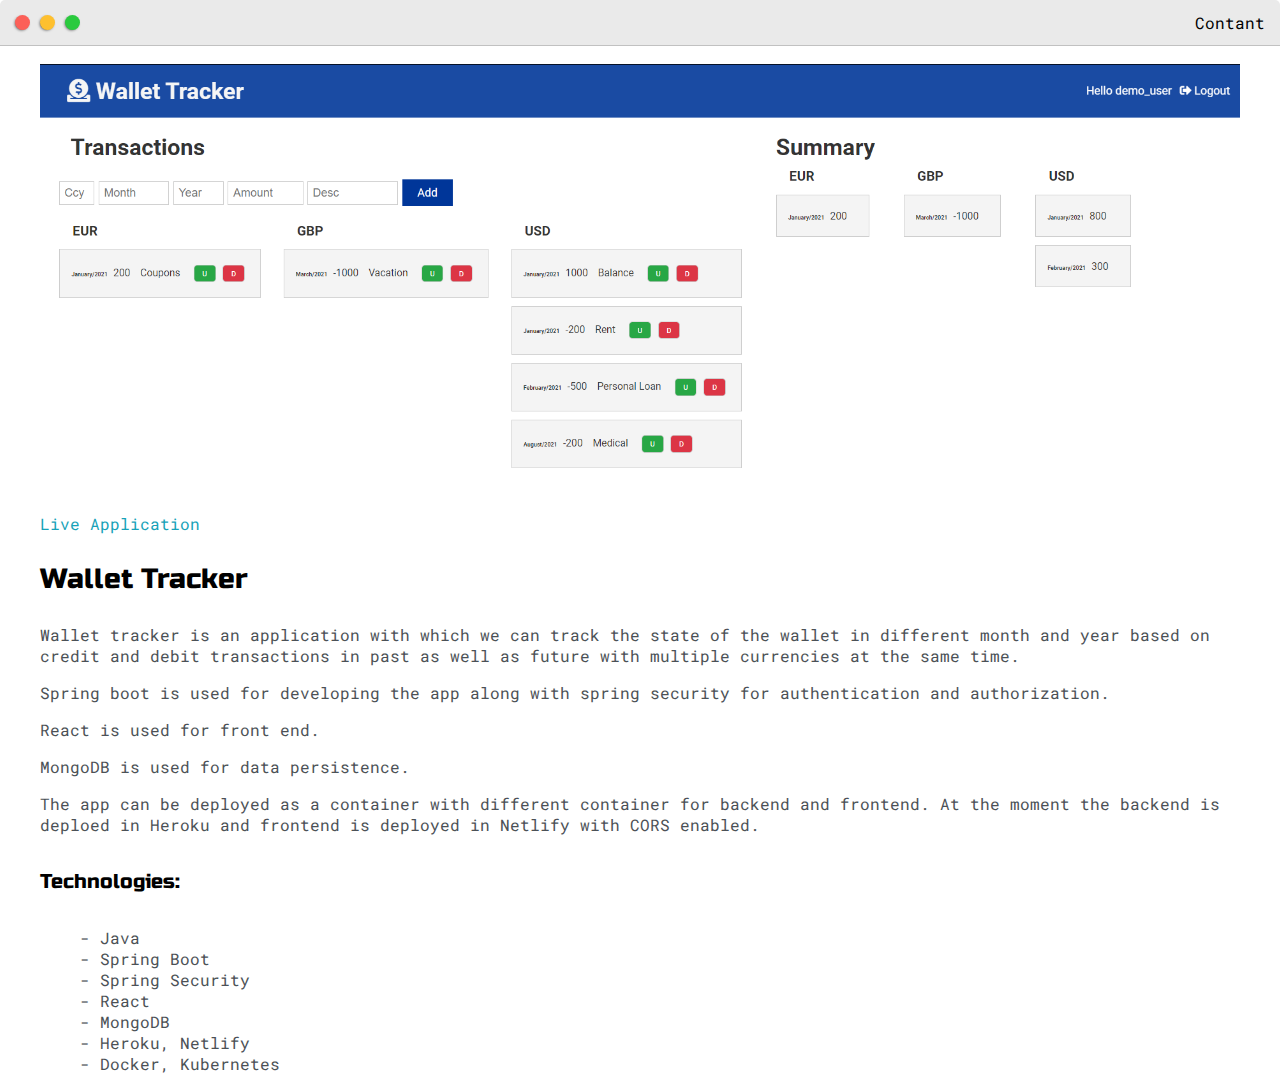
<file: post1.html>
<!DOCTYPE html>
<html lang="en">

<head>
    <meta charset="UTF-8">
    <meta name="viewport" content="width=device-width, initial-scale=1.0">
    <title>Wallet Tracker</title>

    <link rel="preconnect" href="https://fonts.gstatic.com">
    <link href="https://fonts.googleapis.com/css2?family=Russo+One&display=swap" rel="stylesheet">
    <link href="https://fonts.googleapis.com/css2?family=Roboto+Mono:wght@500&family=Russo+One&display=swap"
        rel="stylesheet">

    <link rel="stylesheet" type="text/css" href="default.css">
</head>

<body>

    <div class="nav-wrapper">
        <a href="index.html">
            <div class="dots-wrapper">
                <div id="dot-1" class="browser-dot">

                </div>
                <div id="dot-2" class="browser-dot">

                </div>
                <div id="dot-3" class="browser-dot">

                </div>
            </div>
        </a>

        <ul id="navigation">
            <li>
                <a href="mailto:sivananda.panda1@gmail.com">Contant</a>
            </li>
        </ul>
    </div>

    <div class="main-container">
        <br>

        <div class="img-container">
            <img src="images/wt2.PNG">
        </div>

        <div class="img-container">
            <p><a href="https://wallet-tracker.netlify.app/login" target="_blank">Live Application</a></p>
        </div>

        <h3>Wallet Tracker</h3>
        <p>Wallet tracker is an application with which we can track the state of the wallet in different month and year
            based on credit and debit transactions in past as well as future with multiple currencies at the same time.
        </p>
        <p>Spring boot is used for developing the app along with spring security for authentication and authorization.</p>
        <p>React is used for front end.</p>
        <p>MongoDB is used for data persistence.</p>
        <p>The app can be deployed as a container with different container for backend and frontend. At the moment the backend is deploed in Heroku and frontend is deployed in Netlify with CORS enabled.</p>

        <h5>Technologies:</h5>
        <ul>
            <li>- Java</li>
            <li>- Spring Boot</li>
            <li>- Spring Security</li>
            <li>- React</li>
            <li>- MongoDB</li>
            <li>- Heroku, Netlify</li>
            <li>- Docker, Kubernetes</li>
        </ul>
    </div>

</body>

</html>
</file>
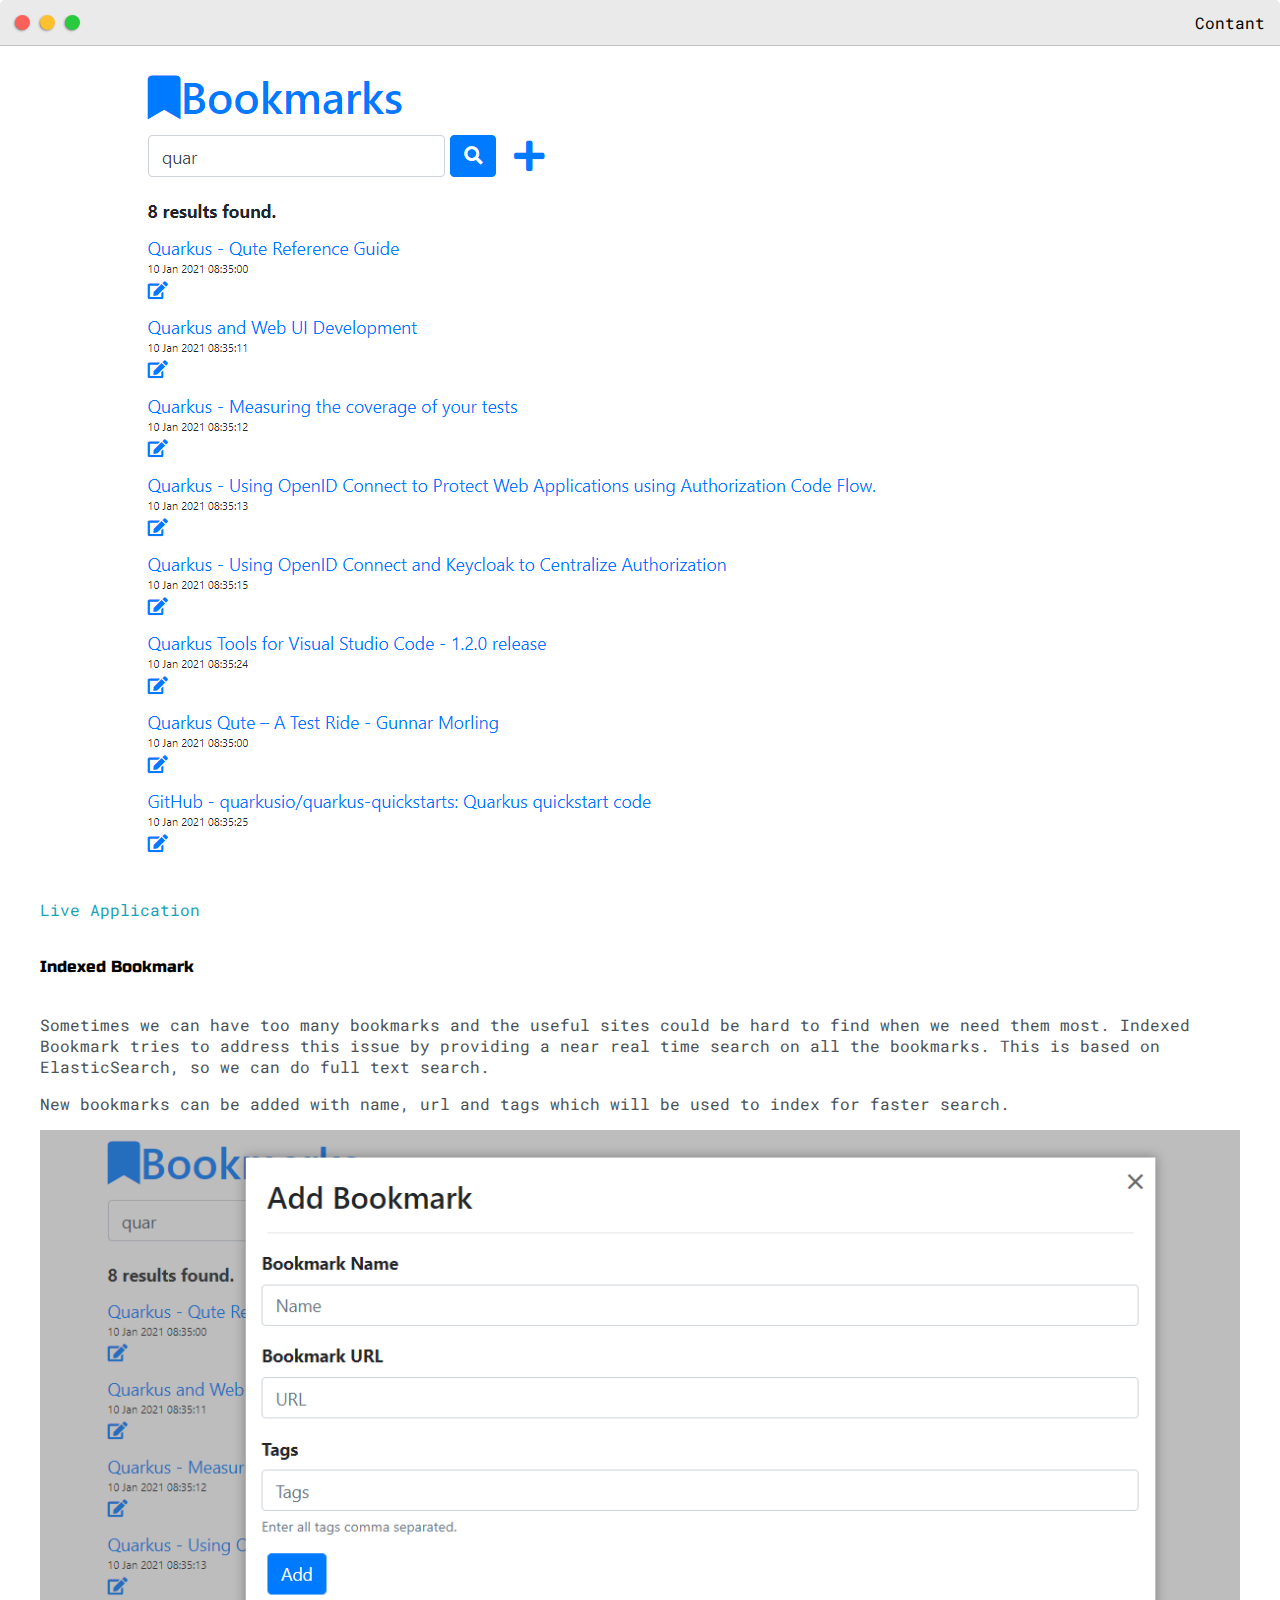
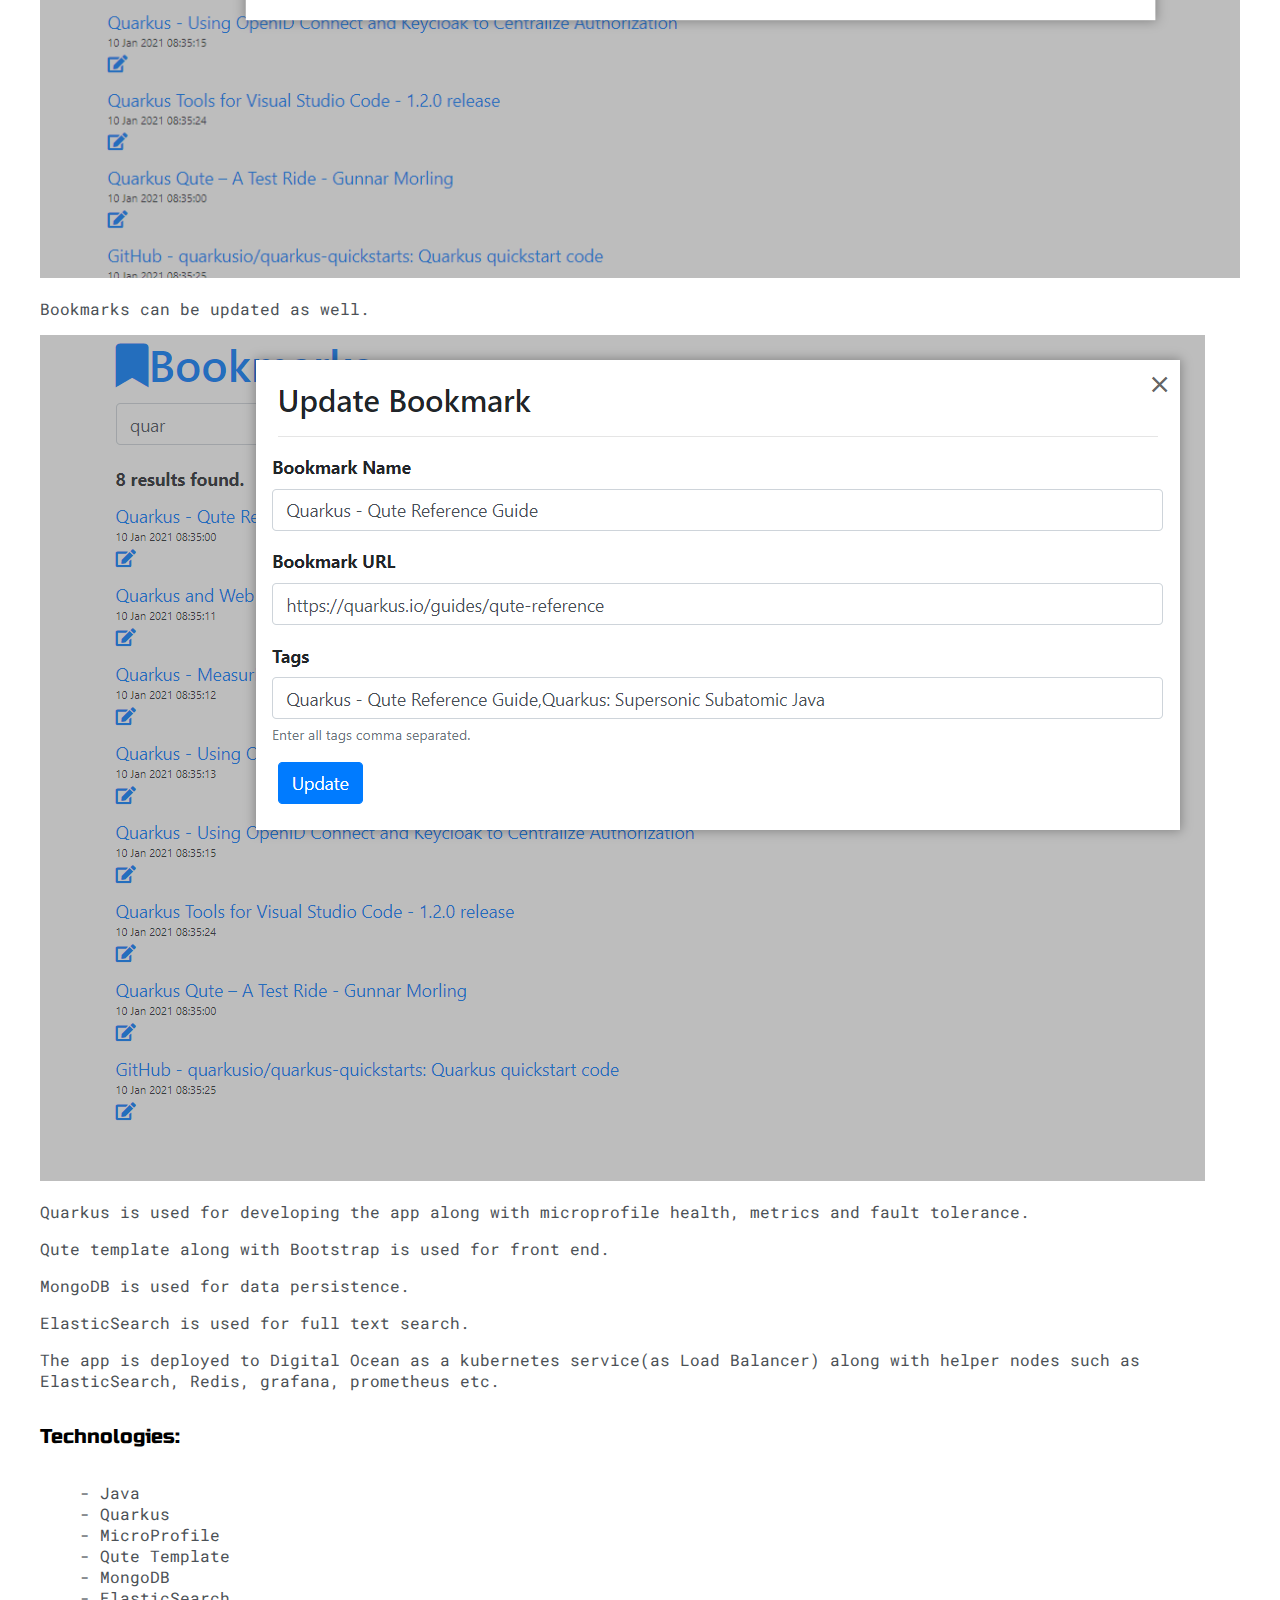
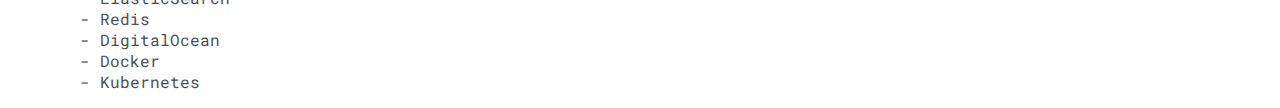
<file: post2.html>
<!DOCTYPE html>
<html lang="en">

<head>
    <meta charset="UTF-8">
    <meta name="viewport" content="width=device-width, initial-scale=1.0">
    <title>Indexed Bookmark</title>

    <link rel="preconnect" href="https://fonts.gstatic.com">
    <link href="https://fonts.googleapis.com/css2?family=Russo+One&display=swap" rel="stylesheet">
    <link href="https://fonts.googleapis.com/css2?family=Roboto+Mono:wght@500&family=Russo+One&display=swap"
        rel="stylesheet">

    <link rel="stylesheet" type="text/css" href="default.css">
</head>

<body>

    <div class="nav-wrapper">
        <a href="index.html">
            <div class="dots-wrapper">
                <div id="dot-1" class="browser-dot">

                </div>
                <div id="dot-2" class="browser-dot">

                </div>
                <div id="dot-3" class="browser-dot">

                </div>
            </div>
        </a>

        <ul id="navigation">
            <li>
                <a href="mailto:sivananda.panda1@gmail.com">Contant</a>
            </li>
        </ul>
    </div>

    <div class="main-container">
        <br>

        <div class="img-container">
            <img src="images/ib0.PNG">
        </div>

        <div class="img-container">
            <p><a href="http://139.59.193.16:8080/" target="_blank">Live Application</a></p>
        </div>

        <h6>Indexed Bookmark</h6>
        <p>Sometimes we can have too many bookmarks and the useful sites could be hard to find when we need them most. Indexed Bookmark tries to address this issue by providing a near real time search on all the bookmarks. This is based on ElasticSearch, so we can do full text search.
        </p>

        <p>New bookmarks can be added with name, url and tags which will be used to index for faster search.
        </p>

        <div class="img-container">
            <img src="images/ib2.PNG">
        </div>

        <p>Bookmarks can be updated as well.
        </p>

        <div class="img-container">
            <img src="images/ib1.PNG">
        </div>

        <p>Quarkus is used for developing the app along with microprofile health, metrics and fault tolerance.</p>
        <p>Qute template along with Bootstrap is used for front end.</p>
        <p>MongoDB is used for data persistence.</p>
        <p>ElasticSearch is used for full text search.</p>
        <p>The app is deployed to Digital Ocean as a kubernetes service(as Load Balancer) along with helper nodes such as ElasticSearch, Redis, grafana, prometheus etc.</p>

        <h5>Technologies:</h5>
        <ul>
            <li>- Java</li>
            <li>- Quarkus</li>
            <li>- MicroProfile</li>
            <li>- Qute Template</li>
            <li>- MongoDB</li>
            <li>- ElasticSearch</li>
            <li>- Redis</li>
            <li>- DigitalOcean</li>
            <li>- Docker</li>
            <li>- Kubernetes</li>
        </ul>
    </div>

</body>

</html>
</file>
<file: default.css>
:root{
    --mainColor:#eaeaea;
    --secondaryColor:#fff;

    --borderColor:#c1c1c1;

    --mainText:black;
    --secondaryText:#4b5156;

    --themeDotBorder:#24292e;

    --previewBg:rgb(251, 249, 243, 0.8);
	--previewShadow:#f0ead6;


	--buttonColor:black;
}

html, body{
    padding: 0;
    margin: 0;
}

body *{
    transition: 0.3s;
}

h1, h2, h3, h4, h5, h6, strong{
    color: var(--mainText);
    font-family: 'Russo One', sans-serif;
    font-weight: 500;
}

p, li, span, label, input, textarea{
    color: var(--secondaryText);
    font-family: 'Roboto Mono', monospace;
}

a{
    text-decoration: none;
    color: #17a2b8;
}

ul{
    list-style: none;
}

h1 { font-size: 56px; }
h2 { font-size: 36px; }
h3 { font-size: 28px; }
h4 { font-size: 24px; }
h5 { font-size: 20px; }
h6 { font-size: 16px; }

.s1{
    background-color: var(--mainColor);
    border-bottom: 1px solid var(--borderColor);
    overflow: auto;
}

.s2{
    background-color: var(--secondaryColor);
    border-bottom: 1px solid var(--borderColor);
    overflow: auto;
}

.main-container{
    width: 1200px;
    margin: 0 auto;
}

.greeting-wrapper{
    display: grid;
    /* justify-content: center; */
    text-align: center;
    align-content: center;
    min-height: 10em;
}

.intro-wrapper{
    background-color: var(--secondaryColor);
    border: 1px solid var(--borderColor);
    border-radius: 5px 5px 0 0;

    -webkit-box-shadow: -1px 1px 3px -1px rgba(0,0,0,0.75);
	-moz-box-shadow: -1px 1px 3px -1px rgba(0,0,0,0.75);
    box-shadow: -1px 1px 3px -1px rgba(0,0,0,0.75);
    display: grid;
    grid-template-columns: 1fr 1fr;
    grid-template-rows: 3em 30em;
    grid-template-areas: 
        'nav-wrapper nav-wrapper'
        'left-column right-column' 
    ;
}

.nav-wrapper{
    border-radius: 5px 5px 0 0;
    grid-area: nav-wrapper;
    border-bottom: 1px solid var(--borderColor);
    display: flex;
    justify-content: space-between;
    align-items: center;
    background-color: var(--mainColor);
}

#navigation{
    margin: 0;
    padding: 10px;
}

#navigation a{
	color:var(--mainText);
}

#navigation li{
    display: inline-block;
    margin-right: 5px;
    margin-left: 5px;
}

.dots-wrapper{
    display: flex;
    padding: 10px;
}

#dot-1{
    background-color: #FC6058;
}

#dot-2{
    background-color: #FEC02F;
}

#dot-3{
    background-color: #2ACA3E
}
.browser-dot{
    background-color: black;
    height: 15px;
    width: 15px;
    border-radius: 50px;
    margin: 5px;
    -webkit-box-shadow: -1px 1px 3px -1px rgba(0,0,0,0.75);
	-moz-box-shadow: -1px 1px 3px -1px rgba(0,0,0,0.75);
    box-shadow: -1px 1px 3px -1px rgba(0,0,0,0.75);
}

.left-column{
    grid-area: left-column;
    padding-top: 50px;
    padding-bottom: 50px;
}

#profile_pic{
    display: block;
    margin: 0 auto;
    height: 200px;
    width: 200px;
    object-fit: cover;
    border: 2px solid var(--borderColor);
}

#theme-options-wrapper{
    display: flex;
    justify-content: center;
}

.theme-dot{
    height: 30px;
    width: 30px;
    background-color: black;
    border-radius: 50px;

    margin: 5px;
    border: 2px solid var(--themeDotBorder);

    -webkit-box-shadow: -1px 1px 3px -1px rgba(0,0,0,0.75);
	-moz-box-shadow: -1px 1px 3px -1px rgba(0,0,0,0.75);
    box-shadow: -1px 1px 3px -1px rgba(0,0,0,0.75);

    cursor: pointer;
}

.theme-dot:hover{
    border-width: 5px;
}

#light-mode{
    background-color: #fff;
}

#blue-mode{
    background-color: #192734;
}

#green-mode{
    background-color: #78866b;
}

#purple-mode{
    background-color: #7E4C74;
}

#settings-note{
    font-size: 12px;
    font-style: italic;
    text-align: center;
}

.right-column{
    grid-area: right-column;
    display: grid;
    align-content: center;

    padding-top: 50px;
    padding-bottom: 50px;
}

#preview-shadow{
    background-color: var(--previewShadow);
    width: 300px;
    height: 180px;
    padding-left: 30px;
    padding-top: 30px;
}

#preview{
    width: 300px;
    border: 1.5px solid #17a2b8;
    background-color: var(--previewBg);
    padding: 15px;
    position: relative;
}

.corner{
    height: 7px;
    width: 7px;
    border-radius: 50%;
    border: 1.5px solid #17a2b8;
    background-color: #fff;
    position: absolute;
}

#corner-tl{
    top: -5px;
    left:-5px;
}

#corner-tr{
    top: -5px;
    right: -5px;
}

#corner-br{
    bottom: -5px;
    right:-5px;
}

#corner-bl{
    bottom: -5px;
    left:-5px;
}

.about-wrapper{
    display: grid;
    grid-template-columns: repeat(auto-fit, minmax(320px, 1fr));
    padding-bottom: 50px;
    padding-top: 50px;
    gap: 100px;
}

#skills{
    display: flex;
    justify-content: space-evenly;
    background-color: var(--previewShadow);
}

.social-links{
    display: grid;
    align-content: center;
    text-align: center;
}

.social-links a{
    margin-right: 20px;
}

#social_img{
    width: 100%;
}

.img-container img{
    max-width: 100%;
    height: auto;
}

.post-wrapper{
	display: grid;
	grid-template-columns: repeat(auto-fit, 320px);
	gap:20px;
	justify-content: center;
	padding-bottom: 50px;
}

.post{
	border:1px solid var(--borderColor);
	-webkit-box-shadow: -2px 7px 21px -9px rgba(0,0,0,0.75);
	-moz-box-shadow: -2px 7px 21px -9px rgba(0,0,0,0.75);
	box-shadow: -2px 7px 21px -9px rgba(0,0,0,0.75);
}

.thumbnail{
    display: block;
    width: 100%;
    height: 180px;
    object-fit: cover;
}

.post-preview{
    background-color: #fff;
    padding: 15px;
}

.post-title{
    color: black;
}

.post-intro{
    color: #4b5156;
    font-size: 16px;
    margin: 0;
}


#contact-form{
	display: block;
	max-width: 600px;
	margin: 0 auto;
	border: 1px solid var(--borderColor);
	padding: 15px;
	border-radius: 5px;
	background-color: var(--mainColor);
	margin-bottom: 50px;

}

#contact-form label{
	line-height: 2.7em;
}

#contact-form textarea{
	min-height: 100px;
	font-size: 14px;
}


.input-field{
	width: 100%;
	padding-top: 10px;
	padding-bottom:10px; 
	background-color: var(--secondaryColor);
	border-radius: 5px;
	border:1px solid var(--borderColor);
	font-size: 14px;
}


#submit-btn{
	margin-top: 10px;
	width: 100%;
	padding-top: 10px;
	padding-bottom:10px; 
	color: #fff;
	background-color: var(--buttonColor);
	border:none;
}

@media screen and (max-width: 1200px) {
    .main-container{
        width: 95%;
    }
}

@media screen and (max-width: 800px) {
    .intro-wrapper{
        grid-template-columns: 1fr;
        grid-template-areas: 
            'nav-wrapper'
            'left-column' 
            'right-column'
        ;
    }
    
    .right-column{
        justify-content: center;
    }
}
</file>
